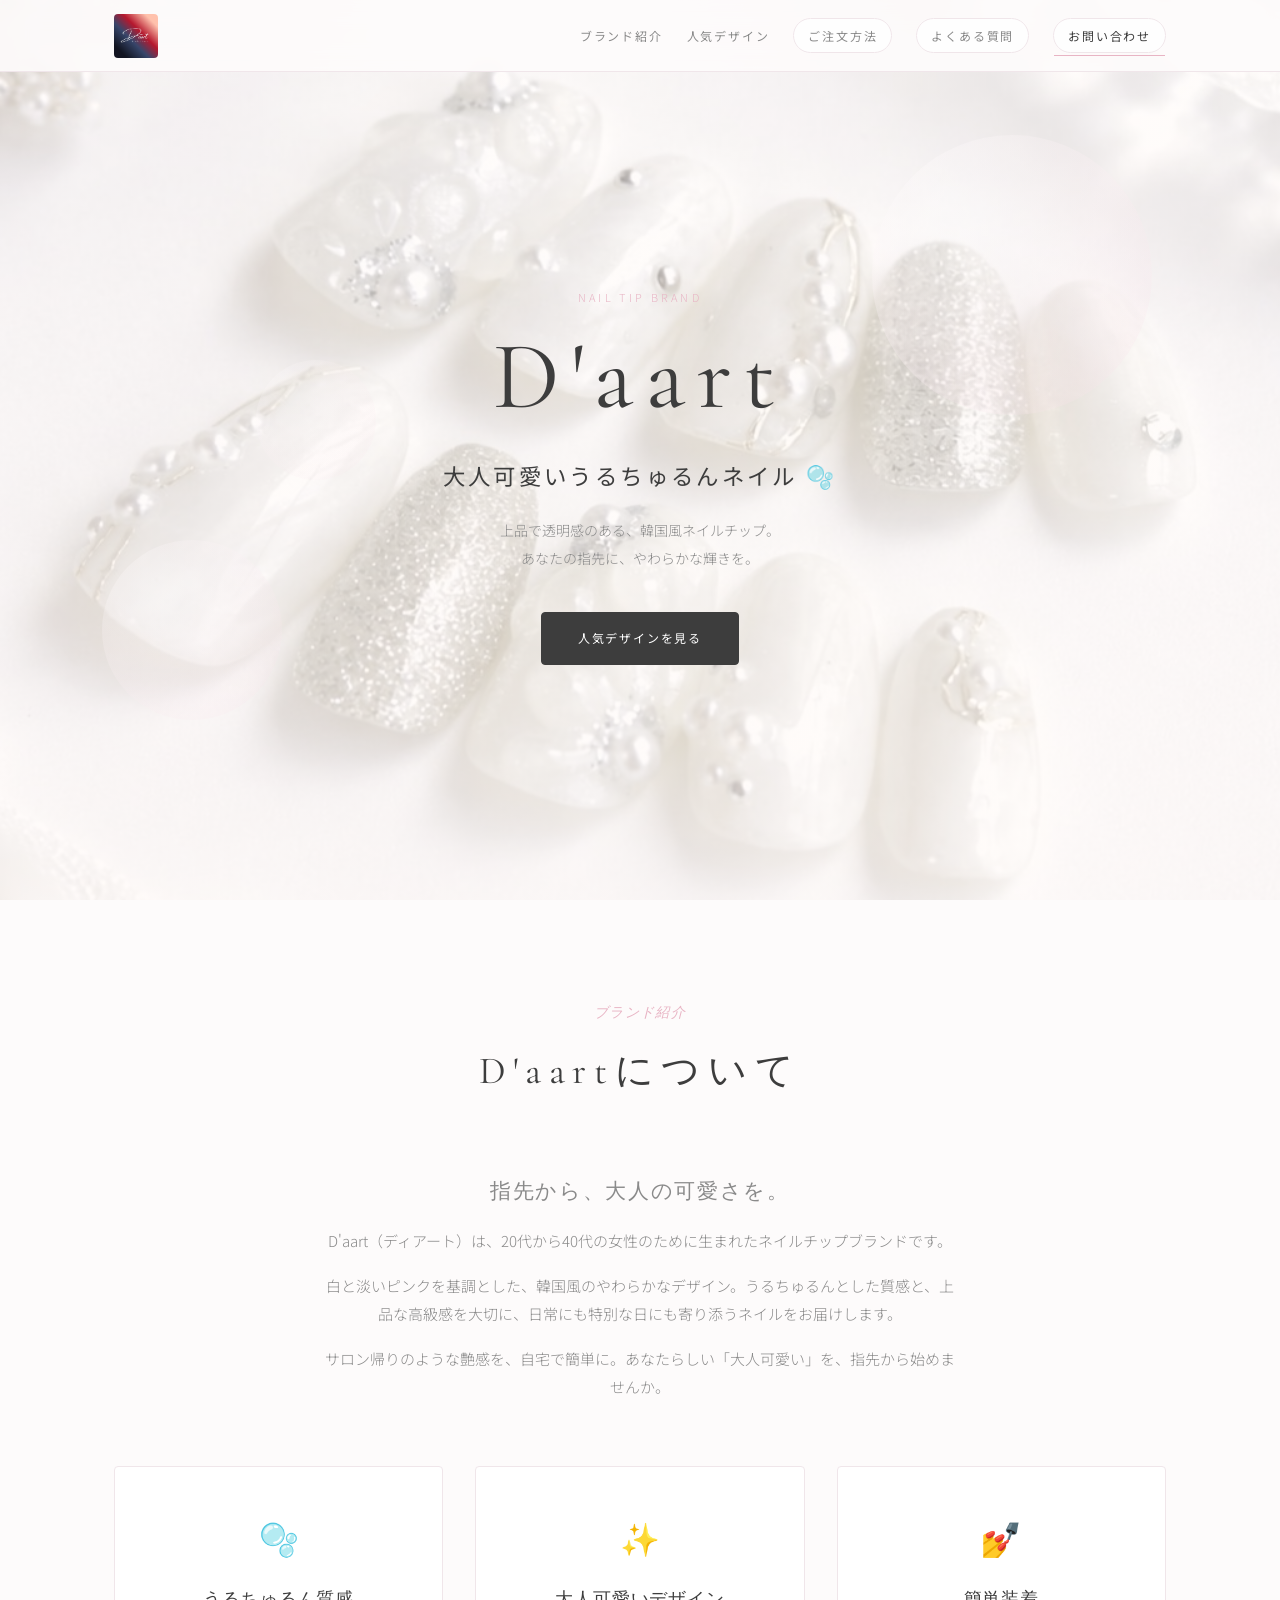
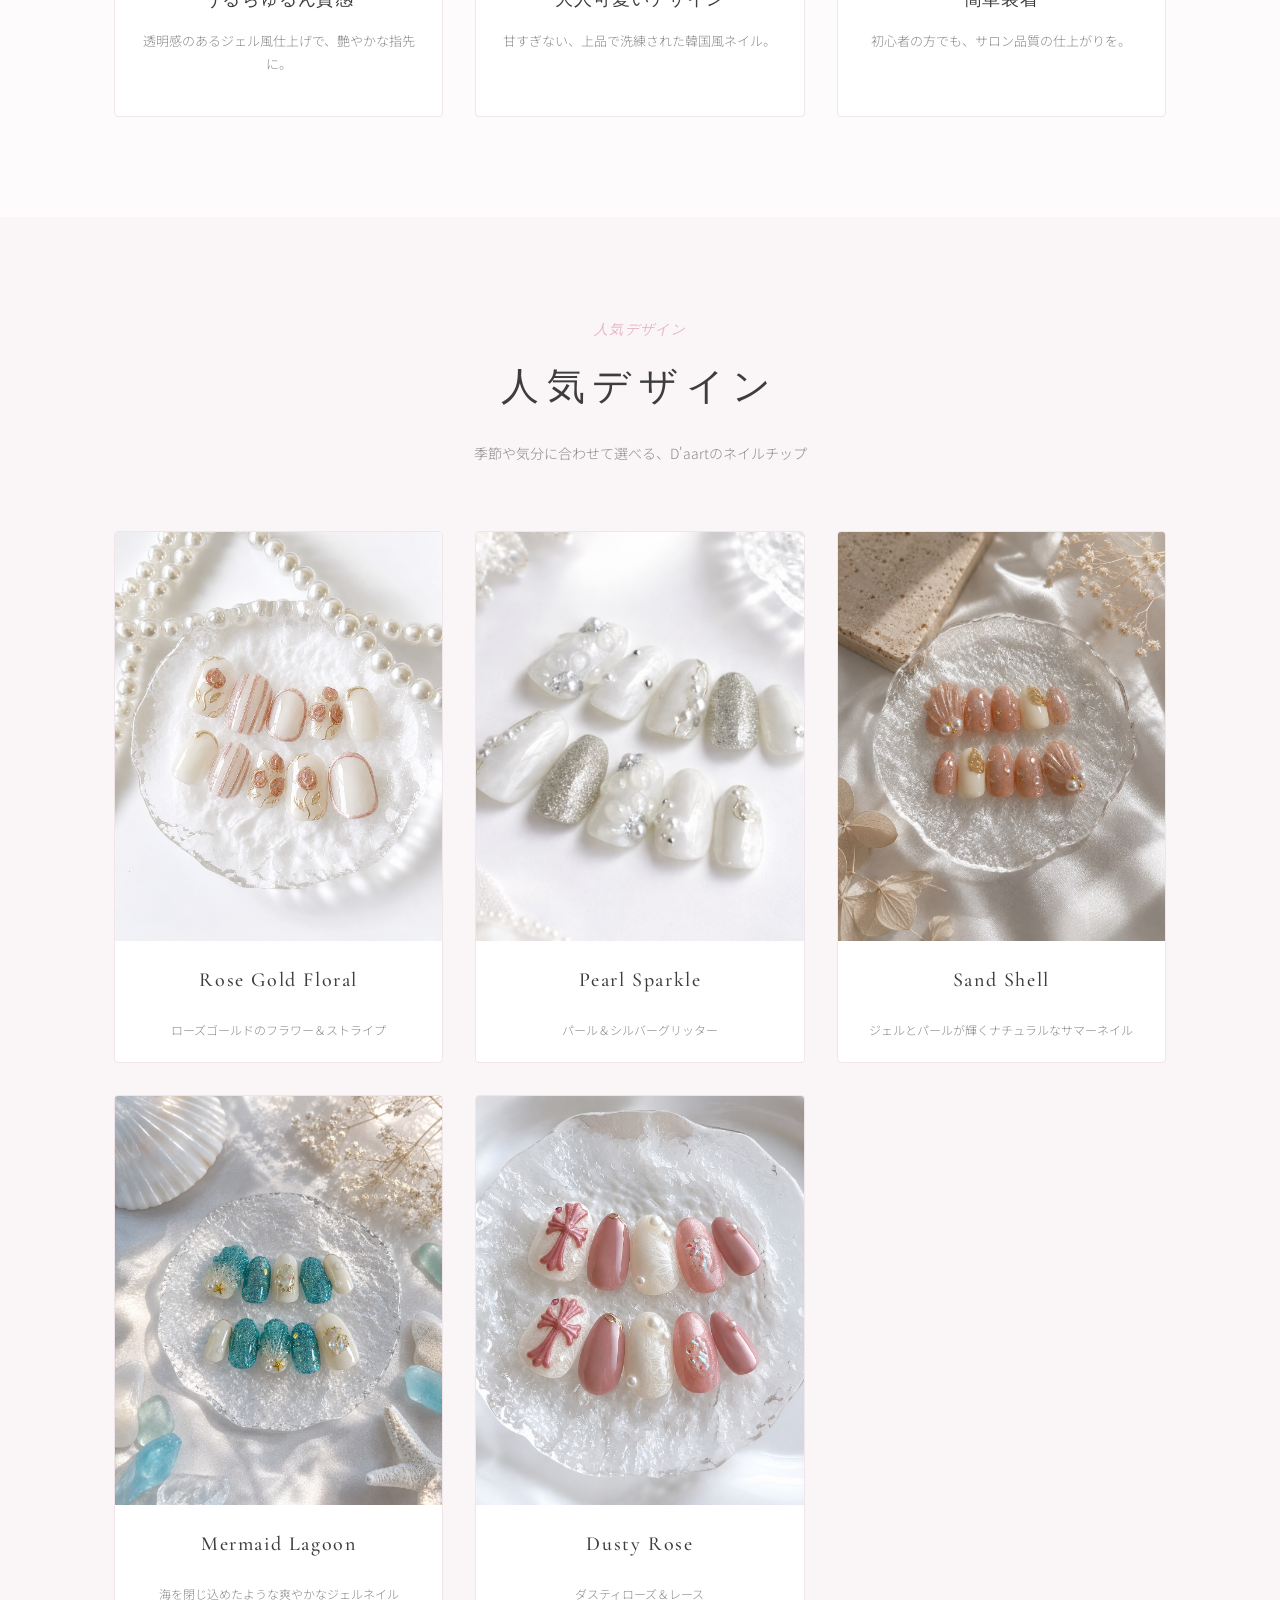
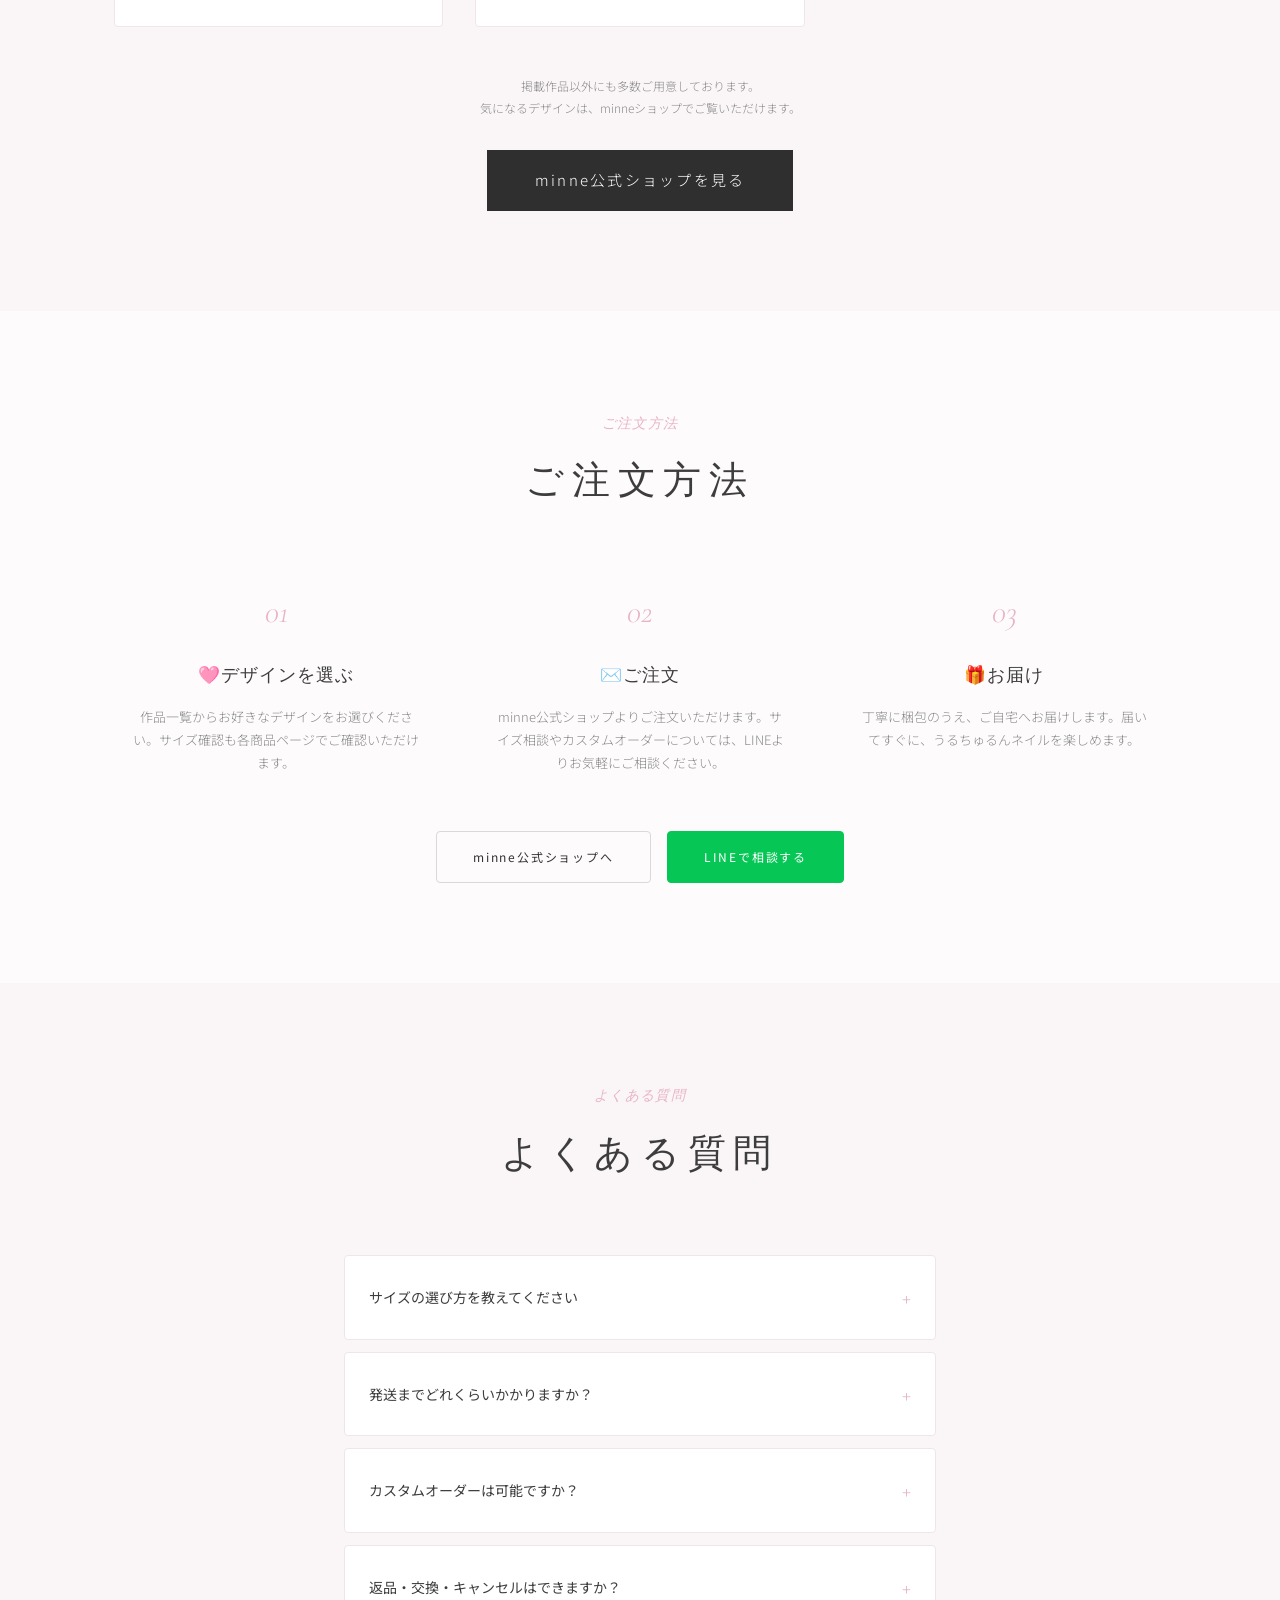
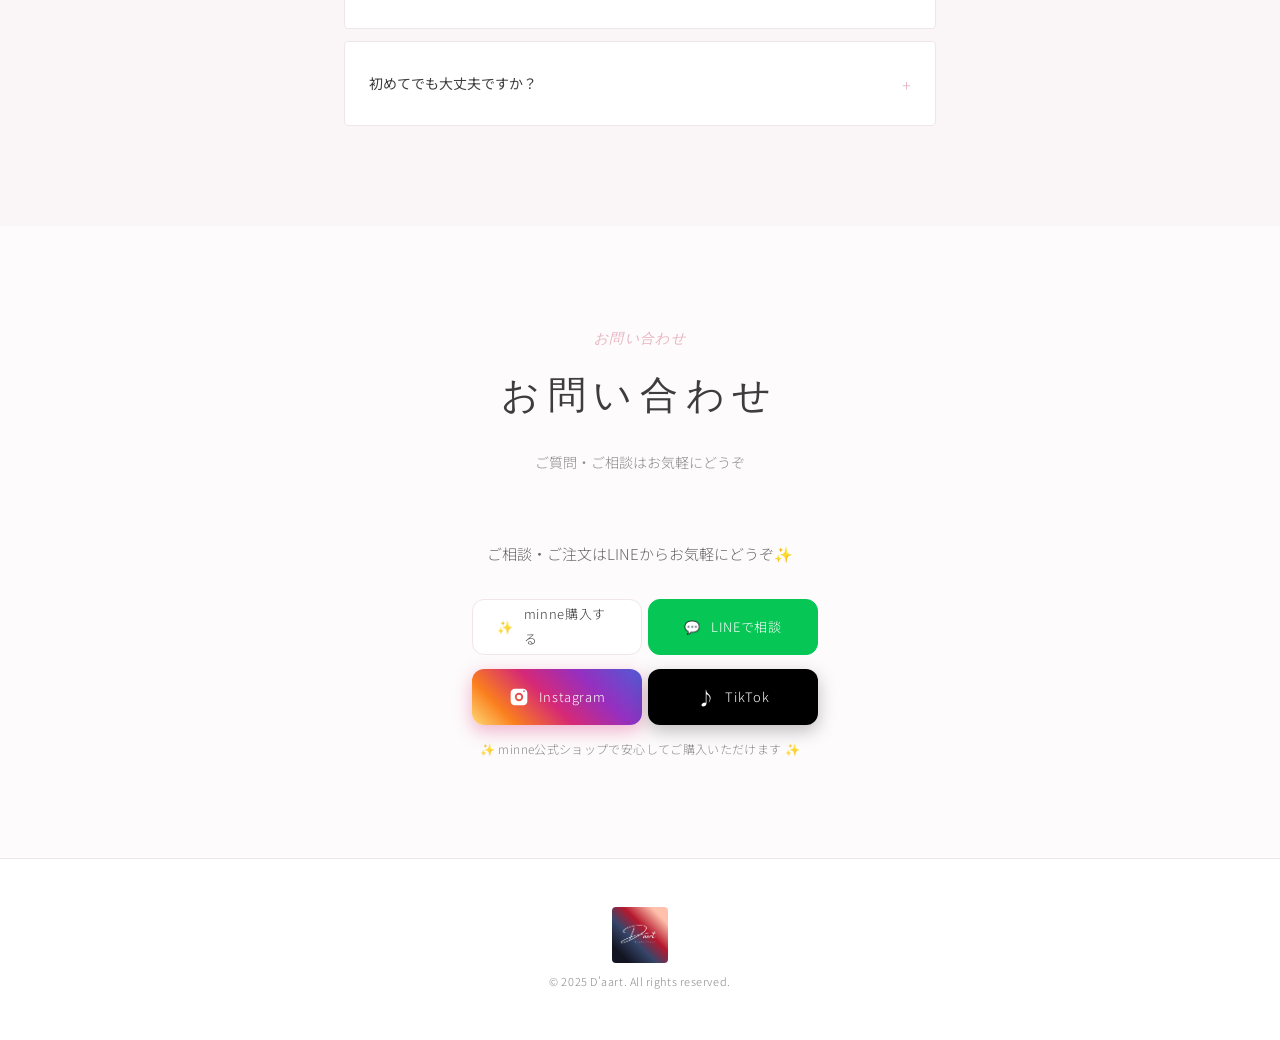
<file: index.html>
<!DOCTYPE html>
<html lang="ja">
<head>
  <meta charset="UTF-8">

  <meta
    name="viewport"
    content="width=device-width, initial-scale=1.0"
  >

 <title>D'aart Nail | 大人可愛い韓国風ネイルチップ</title>
<link rel="canonical" href="https://daart-nail.github.io/daart-homepage/">
  <meta
    name="description"
    content="大人可愛いうるちゅるんネイルチップブランドD'aart。韓国風デザインや上品で透明感のあるネイルチップを販売しています。サイズ相談やカスタムオーダーもLINEから承ります。"
  >

  <meta name="theme-color" content="#f8f3f1">

  <!-- SNSでシェアしたときの表示 -->
  <meta
    property="og:title"
    content="D'aart | 大人可愛いうるちゅるんネイル"
  >

  <meta
    property="og:description"
    content="上品で透明感のある、大人可愛いうるちゅるんネイルチップ。"
  >

  <meta property="og:type" content="website">
  <meta property="og:site_name" content="D'aart">
  <meta property="og:locale" content="ja_JP">

  <!-- X（旧Twitter）でシェアしたときの表示 -->
  <meta name="twitter:card" content="summary_large_image">

  <!-- ブラウザ・スマホ用アイコン -->
  <link
    rel="icon"
    type="image/jpeg"
    href="images/logo.jpg/IMG_2520.JPG"
  >

  <link
    rel="apple-touch-icon"
    href="images/logo.jpg/IMG_2520.JPG"
  >

  <!-- Google Fonts -->
  <link rel="preconnect" href="https://fonts.googleapis.com">

  <link
    rel="preconnect"
    href="https://fonts.gstatic.com"
    crossorigin
  >

  <link
    href="https://fonts.googleapis.com/css2?family=Cormorant+Garamond:ital,wght@0,400;0,500;1,400&family=Noto+Sans+JP:wght@300;400;500&display=swap"
    rel="stylesheet"
  >

  <!-- CSS -->
  <link rel="stylesheet" href="style.css">
</head>
<body>
  <header class="header" id="top">
    <div class="header__inner">
      <a href="#top" class="header__logo">
        <img src="images/logo.jpg/IMG_2520.JPG" alt="D'aart" width="120" height="120">
      </a>
      <button class="header__menu-btn" type="button" aria-label="メニューを開く" aria-expanded="false" aria-controls="nav">
        <span></span>
        <span></span>
        <span></span>
      </button>
      <nav class="header__nav" id="nav" aria-label="メインナビゲーション">
        <ul class="header__nav-list">
          <li><a href="#about">ブランド紹介</a></li>
          <li><a href="#collection">人気デザイン</a></li>
          <li><a href="#order">ご注文方法</a></li>
          <li><a href="#faq">よくある質問</a></li>
          <li><a href="#contact">お問い合わせ</a></li>

</ul>
      </nav>
    </div>
  </header>

  <main>
    <!-- Hero -->
    <section class="hero">
      <div class="hero__content">
        <p class="hero__label">Nail Tip Brand</p>
        <h1 class="hero__title">D'aart</h1>
        <p class="hero__catch">大人可愛い<br class="sp-only">うるちゅるんネイル 🫧</p>
        <p class="hero__desc">上品で透明感のある、韓国風ネイルチップ。<br>あなたの指先に、やわらかな輝きを。</p>
        <a href="#collection" class="btn btn--primary">人気デザインを見る</a>
      </div>
      <div class="hero__visual" aria-hidden="true">
        <div class="hero__bubble hero__bubble--1"></div>
        <div class="hero__bubble hero__bubble--2"></div>
        <div class="hero__bubble hero__bubble--3"></div>
      </div>
    </section>

    <!-- About -->
    <section class="section" id="about">
      <div class="container">
        <div class="section__header">
          <p class="section__label">ブランド紹介</p>
          <h2 class="section__title">D'aartについて</h2>
        </div>
        <div class="about">
          <div class="about__text">
            <p class="about__lead">指先から、大人の可愛さを。</p>
            <p>D'aart（ディアート）は、20代から40代の女性のために生まれたネイルチップブランドです。</p>
            <p>白と淡いピンクを基調とした、韓国風のやわらかなデザイン。うるちゅるんとした質感と、上品な高級感を大切に、日常にも特別な日にも寄り添うネイルをお届けします。</p>
            <p>サロン帰りのような艶感を、自宅で簡単に。あなたらしい「大人可愛い」を、指先から始めませんか。</p>
          </div>
          <div class="about__features">
            <div class="feature-card">
              <span class="feature-card__icon">🫧</span>
              <h3 class="feature-card__title">うるちゅるん質感</h3>
              <p class="feature-card__text">透明感のあるジェル風仕上げで、艶やかな指先に。</p>
            </div>
            <div class="feature-card">
              <span class="feature-card__icon">✨</span>
              <h3 class="feature-card__title">大人可愛いデザイン</h3>
              <p class="feature-card__text">甘すぎない、上品で洗練された韓国風ネイル。</p>
            </div>
            <div class="feature-card">
              <span class="feature-card__icon">💅</span>
              <h3 class="feature-card__title">簡単装着</h3>
              <p class="feature-card__text">初心者の方でも、サロン品質の仕上がりを。</p>
            </div>
          </div>
        </div>
      </div>
    </section>

    <!-- Collection -->
    <section class="section section--alt" id="collection">
      <div class="container">
        <div class="section__header">
          <p class="section__label">人気デザイン</p>
          <h2 class="section__title">人気デザイン</h2>
          <p class="section__subtitle">季節や気分に合わせて選べる、D'aartのネイルチップ</p>
        </div>
        <div class="collection-grid" id="collection-grid">
          <article class="collection-item">
            <div class="collection-item__image">
              <img src="images/collection/IMG_2521.JPG" alt="Rose Gold Floral — ローズゴールドのフラワーネイル" loading="lazy">
            </div>
            <div class="collection-item__info">
              <h3 class="collection-item__name">Rose Gold Floral</h3>
              <p class="collection-item__desc">ローズゴールドのフラワー＆ストライプ</p>
            </div>
          </article>
          <article class="collection-item">
            <div class="collection-item__image">
              <img src="images/collection/IMG_2522.JPG" alt="Pearl Sparkle — パール＆シルバーグリッター" loading="lazy">
            </div>
            <div class="collection-item__info">
              <h3 class="collection-item__name">Pearl Sparkle</h3>
              <p class="collection-item__desc">パール＆シルバーグリッター</p>
            </div>
          </article>
          <article class="collection-item">
            <div class="collection-item__image">
              <img src="images/collection/IMG_2927.JPG" alt="Starry Night — 星屑のマグネットネイル" loading="lazy">
            </div>
            <div class="collection-item__info">
              <h3 class="collection-item__name">Sand Shell</h3>
              <p class="collection-item__desc">ジェルとパールが輝くナチュラルなサマーネイル</p>
            </div>
          </article>
          <article class="collection-item">
            <div class="collection-item__image">
              <img src="images/collection/IMG_2928.JPG" alt="Sage Tweed — セージグリーンのツイード" loading="lazy">
            </div>
            <div class="collection-item__info">
              <h3 class="collection-item__name">Mermaid Lagoon</h3>
              <p class="collection-item__desc">海を閉じ込めたような爽やかなジェルネイル</p>
            </div>
          </article>
          <article class="collection-item">
            <div class="collection-item__image">
              <img src="images/collection/IMG_2525.JPG" alt="Dusty Rose — ダスティローズ＆レース" loading="lazy">
            </div>
            <div class="collection-item__info">
              <h3 class="collection-item__name">Dusty Rose</h3>
              <p class="collection-item__desc">ダスティローズ＆レース</p>
            </div>
          </article>
        </div>
        <p class="collection-note">
  掲載作品以外にも多数ご用意しております。<br>
  気になるデザインは、minneショップでご覧いただけます。
</p>

<div class="collection-more">
  <a
    href="https://minne.com/@akitan13"
    target="_blank"
  >
    minne公式ショップを見る
  </a>
      </div>
    </section>

    <!-- Order -->
    <section class="section" id="order">
      <div class="container">
        <div class="section__header">
          <p class="section__label">ご注文方法</p>
          <h2 class="section__title">ご注文方法</h2>
        </div>
        <div class="order">
          <div class="order__steps">
            <div class="order-step">
              <span class="order-step__num">01</span>
              <h3 class="order-step__title">🩷デザインを選ぶ</h3>
              <p class="order-step__text">作品一覧からお好きなデザインをお選びください。サイズ確認も各商品ページでご確認いただけます。</p>
            </div>
            <div class="order-step">
              <span class="order-step__num">02</span>
              <h3 class="order-step__title">✉️ご注文</h3>
              <p class="order-step__text">minne公式ショップよりご注文いただけます。サイズ相談やカスタムオーダーについては、LINEよりお気軽にご相談ください。</p>
            </div>
            <div class="order-step">
              <span class="order-step__num">03</span>
              <h3 class="order-step__title">🎁お届け</h3>
              <p class="order-step__text">丁寧に梱包のうえ、ご自宅へお届けします。届いてすぐに、うるちゅるんネイルを楽しめます。</p>
            </div>
          </div>
          <div class="order__links">
            <a href="https://minne.com/@akitan13" class="btn btn-outline" target="_blank" rel="noopener noreferrer">minne公式ショップへ</a>
<a href="https://line.me/R/ti/p/@203avimp" class="btn btn-line" target="_blank" rel="noopener noreferrer">LINEで相談する</a>
          </div>
        </div>
      </div>
    </section>

    <!-- FAQ -->
    <section class="section section--alt" id="faq">
      <div class="container container--narrow">
        <div class="section__header">
          <p class="section__label">よくある質問</p>
          <h2 class="section__title">よくある質問</h2>
        </div>
        <div class="faq-list">
          <details class="faq-item">
            <summary class="faq-item__question">サイズの選び方を教えてください</summary>
            <div class="faq-item__answer">
              <p>ご自身で爪のサイズを測っていただき、サイズ表からお選びください。サイズ選びに迷った場合は、LINEよりお気軽にご相談ください。
            </div>
          </details>
          <details class="faq-item">
            <summary class="faq-item__question">発送までどれくらいかかりますか？</summary>
            <div class="faq-item__answer">
              <p>ご入金確認後、通常3〜7日程度で発送しております。ご注文状況により前後する場合がございます。最新の納期は各作品ページまたはLINEよりご確認ください。
最新の納期は各作品ページまたはLINEよりご確認いただけます。</p>
            </div>
          </details>
          <details class="faq-item">
            <summary class="faq-item__question">カスタムオーダーは可能ですか？</summary>
            <div class="faq-item__answer">
              <p>はい、承っております。既存デザインのカラー変更など、ご希望に合わせてご相談いただけます。カスタムオーダーや各種オプションについては、LINEよりお気軽にお問い合わせください。</p>
            </div>
          </details>
          <details class="faq-item">
            <summary class="faq-item__question">返品・交換・キャンセルはできますか？</summary>
            <div class="faq-item__answer">
              <p>お客様都合による返品・交換・キャンセルは、原則としてお受けしておりません。商品に不具合があった場合は、商品到着後3日以内にご連絡ください。</p>
            </div>
          </details>
          <details class="faq-item">
            <summary class="faq-item__question">初めてでも大丈夫ですか？</summary>
            <div class="faq-item__answer">
              <p>初めてネイルチップをご購入される方にも安心してご利用いただけるよう、
サイズ選びから丁寧にサポートしております。
ご不明な点はお気軽にLINEよりご相談ください。</p>
            </div>
          </details>
        </div>
      </div>
    </section>

    <!-- Contact -->
    <section class="section" id="contact">
      <div class="container container--narrow">
        <div class="section__header">
          <p class="section__label">お問い合わせ</p>
          <h2 class="section__title">お問い合わせ</h2>
          <p class="section__subtitle">ご質問・ご相談はお気軽にどうぞ</p>
        </div>
       <p class="contact-lead">
  ご相談・ご注文はLINEからお気軽にどうぞ✨
</p>

  <div class="social-links">

  <a href="https://minne.com/@akitan13" class="social-btn social-btn--minne" target="_blank" rel="noopener noreferrer">
    <span>✨</span>
    minne購入する
  </a>

 <a href="https://line.me/R/ti/p/@203avimp" class="social-btn social-btn--line" target="_blank" rel="noopener noreferrer">
    <span>💬</span>
    LINEで相談
  </a>

  <a href="https://www.instagram.com/d.aart_nail/" class="social-btn social-btn--instagram" target="_blank" rel="noopener noreferrer">
    <svg viewBox="0 0 24 24" aria-hidden="true" width="20" height="20">
      <path fill="currentColor" d="M7 2C4.24 2 2 4.24 2 7v10c0 2.76 2.24 5 5 5h10c2.76 0 5-2.24 5-5V7c0-2.76-2.24-5-5-5H7zm10 2h1c.55 0 1 .45 1 1s-.45 1-1 1-1-.45-1-1 .45-1 1-1zM12 7a5 5 0 110 10 5 5 0 010-10zm0 2.2A2.8 2.8 0 1014.8 12 2.8 2.8 0 0012 9.2z"/>
    </svg>
    Instagram
  </a>

<a href="https://www.tiktok.com/@d.aart_nail?_r=1&_t=ZS-978VbfICpSK"class="social-btn social-btn--tiktok" target="_blank" rel="noopener noreferrer">
  <span class="tiktok-icon">♪</span>
  TikTok
</a>

</div>

<p class="minne-note">
  ✨ minne公式ショップで安心してご購入いただけます ✨
</p>
        </div>
      </div>
    </section>
  </main>

  <footer class="footer">
    <div class="container">
      <p class="footer__logo">
        <img src="images/logo.jpg/IMG_2520.JPG" alt="D'aart" width="100" height="100">
      </p>
      <p class="footer__copy">&copy; 2025 D'aart. All rights reserved.</p>
    </div>
  </footer>

  <script src="script.js"></script>
</body>
</html>
</file>
<file: style.css>
/* ========================================
   D'aart — Nail Tip Brand
   ======================================== */

:root {
  --color-white: #ffffff;
  --color-bg: #fdfbfb;
  --color-bg-alt: #faf6f7;
  --color-pink-light: #fceef2;
  --color-pink: #f5d5df;
  --color-pink-accent: #e8b4c4;
  --color-text: #3d3d3d;
  --color-text-light: #8a8a8a;
  --color-border: #f0e6ea;
  --font-serif: 'Cormorant Garamond', 'Georgia', serif;
  --font-sans: 'Noto Sans JP', 'Hiragino Sans', sans-serif;
  --header-height: 72px;
  --transition: 0.3s ease;
  --radius: 4px;
  --shadow-soft: 0 4px 24px rgba(232, 180, 196, 0.12);
}

*,
*::before,
*::after {
  box-sizing: border-box;
  margin: 0;
  padding: 0;
}

html {
  scroll-behavior: smooth;
  scroll-padding-top: var(--header-height);
}

body {
  font-family: var(--font-sans);
  font-weight: 300;
  font-size: 15px;
  line-height: 1.9;
  color: var(--color-text);
  background-color: var(--color-bg);
  -webkit-font-smoothing: antialiased;
}

img {
  max-width: 100%;
  height: auto;
  display: block;
}

a {
  color: inherit;
  text-decoration: none;
}

ul {
  list-style: none;
}

.sp-only {
  display: none;
}

.container {
  width: 100%;
  max-width: 1100px;
  margin: 0 auto;
  padding: 0 24px;
}

.container--narrow {
  max-width: 640px;
}

/* Header */
.header {
  position: fixed;
  top: 0;
  left: 0;
  right: 0;
  z-index: 1000;
  height: var(--header-height);
  background: rgba(253, 251, 251, 0.92);
  backdrop-filter: blur(12px);
  -webkit-backdrop-filter: blur(12px);
  border-bottom: 1px solid var(--color-border);
  transition: box-shadow var(--transition);
}

.header.is-scrolled {
  box-shadow: var(--shadow-soft);
}

.header__inner {
  display: flex;
  align-items: center;
  justify-content: space-between;
  max-width: 1100px;
  height: 100%;
  margin: 0 auto;
  padding: 0 24px;
}

.header__logo {
  display: block;
  line-height: 0;
}

.header__logo img {
  height: 44px;
  width: auto;
  object-fit: contain;
  border-radius: var(--radius);
}

.header__nav-list {
  display: flex;
  align-items: center;
  gap: 24px;
}

.header__nav-list a {
  font-size: 12px;
  font-weight: 400;
  letter-spacing: 0.15em;
  color: var(--color-text-light);
  transition: color var(--transition);
  position: relative;
}

.header__nav-list li:nth-last-child(-n+3) a {
  padding: 8px 14px;
  border: 1px solid var(--color-border);
  border-radius: 999px;
  background: rgba(255, 255, 255, 0.7);
}

.header__nav-list a::after {
  content: '';
  position: absolute;
  bottom: -4px;
  left: 0;
  width: 0;
  height: 1px;
  background: var(--color-pink-accent);
  transition: width var(--transition);
}

.header__nav-list a:hover,
.header__nav-list a.is-active {
  color: var(--color-text);
}

.header__nav-list a:hover::after,
.header__nav-list a.is-active::after {
  width: 100%;
}

.header__menu-btn {
  display: none;
  flex-direction: column;
  justify-content: center;
  gap: 6px;
  width: 32px;
  height: 32px;
  background: none;
  border: none;
  cursor: pointer;
  padding: 0;
}

.header__menu-btn span {
  display: block;
  width: 100%;
  height: 1px;
  background: var(--color-text);
  transition: transform var(--transition), opacity var(--transition);
}

.header__menu-btn.is-open span:nth-child(1) {
  transform: translateY(7px) rotate(45deg);
}

.header__menu-btn.is-open span:nth-child(2) {
  opacity: 0;
}

.header__menu-btn.is-open span:nth-child(3) {
  transform: translateY(-7px) rotate(-45deg);
}

/* Hero */
.hero {
  position: relative;
  min-height: 100vh;
  display: flex;
  align-items: center;
  justify-content: center;
  padding: calc(var(--header-height) + 60px) 24px 80px;
  overflow: hidden;
  background:
    linear-gradient(rgba(255, 250, 247, 0.55), rgba(255, 250, 247, 0.72)),
    url("images/collection/IMG_2522.JPG") center/cover no-repeat;
}

.hero__content {
  position: relative;
  z-index: 2;
  text-align: center;
  max-width: 560px;
}

.hero__label {
  font-size: 11px;
  letter-spacing: 0.3em;
  text-transform: uppercase;
  color: var(--color-pink-accent);
  margin-bottom: 16px;
}

.hero__title {
  font-family: var(--font-serif);
  font-size: clamp(3.5rem, 10vw, 6rem);
  font-weight: 400;
  letter-spacing: 0.12em;
  line-height: 1.1;
  margin-bottom: 24px;
  color: var(--color-text);
}

.hero__catch {
  font-size: clamp(1.1rem, 3vw, 1.4rem);
  font-weight: 400;
  letter-spacing: 0.15em;
  margin-bottom: 20px;
  color: var(--color-text);
}

.hero__desc {
  font-size: 14px;
  color: var(--color-text-light);
  margin-bottom: 40px;
  line-height: 2;
}

.hero__visual {
  position: absolute;
  inset: 0;
  pointer-events: none;
}

.hero__bubble {
  position: absolute;
  border-radius: 50%;
  background: radial-gradient(circle at 30% 30%, rgba(255,255,255,0.8), rgba(245, 213, 223, 0.4));
  animation: float 8s ease-in-out infinite;
}

.hero__bubble--1 {
  width: 280px;
  height: 280px;
  top: 15%;
  right: 10%;
  opacity: 0.5;
}

.hero__bubble--2 {
  width: 180px;
  height: 180px;
  bottom: 20%;
  left: 8%;
  opacity: 0.4;
  animation-delay: -3s;
}

.hero__bubble--3 {
  width: 120px;
  height: 120px;
  top: 40%;
  left: 20%;
  opacity: 0.3;
  animation-delay: -5s;
}

@keyframes float {
  0%, 100% { transform: translateY(0); }
  50% { transform: translateY(-20px); }
}

/* Buttons */
.btn {
  display: inline-flex;
  align-items: center;
  justify-content: center;
  padding: 14px 36px;
  font-family: var(--font-sans);
  font-size: 12px;
  font-weight: 400;
  letter-spacing: 0.15em;
  border-radius: var(--radius);
  border: 1px solid transparent;
  cursor: pointer;
  transition: all var(--transition);
}

.btn--primary {
  background: var(--color-text);
  color: var(--color-white);
  border-color: var(--color-text);
}

.btn--primary:hover {
  background: transparent;
  color: var(--color-text);
}

.btn--outline {
  background: transparent;
  color: var(--color-text);
  border-color: var(--color-border);
}

.btn--outline:hover {
  border-color: var(--color-pink-accent);
  color: var(--color-pink-accent);
}

.btn--line:hover {
  border-color: #06c755;
  color: #06c755;
}

.btn--full {
  width: 100%;
}

/* Sections */
.section {
  padding: 100px 0;
}

.section--alt {
  background: var(--color-bg-alt);
}

.section__header {
  text-align: center;
  margin-bottom: 64px;
}

.section__label {
  font-family: var(--font-serif);
  font-size: 14px;
  font-style: italic;
  letter-spacing: 0.1em;
  color: var(--color-pink-accent);
  margin-bottom: 8px;
}

.section__title {
  font-family: var(--font-serif);
  font-size: clamp(1.8rem, 4vw, 2.4rem);
  font-weight: 400;
  letter-spacing: 0.2em;
  margin-bottom: 16px;
}

.section__subtitle {
  font-size: 14px;
  color: var(--color-text-light);
}

/* About */
.about__text {
  max-width: 640px;
  margin: 0 auto 64px;
  text-align: center;
}

.about__lead {
  font-family: var(--font-serif);
  font-size: 1.3rem;
  letter-spacing: 0.08em;
  margin-bottom: 24px;
  color: var(--color-text);
}

.about__text p {
  margin-bottom: 16px;
  color: var(--color-text-light);
}

.about__features {
  display: grid;
  grid-template-columns: repeat(3, 1fr);
  gap: 32px;
}

.feature-card {
  text-align: center;
  padding: 40px 24px;
  background: var(--color-white);
  border: 1px solid var(--color-border);
  border-radius: var(--radius);
  transition: box-shadow var(--transition);
}

.feature-card:hover {
  box-shadow: var(--shadow-soft);
}

.feature-card__icon {
  font-size: 2rem;
  display: block;
  margin-bottom: 16px;
}

.feature-card__title {
  font-family: var(--font-serif);
  font-size: 1.1rem;
  font-weight: 500;
  letter-spacing: 0.05em;
  margin-bottom: 12px;
}

.feature-card__text {
  font-size: 13px;
  color: var(--color-text-light);
  line-height: 1.8;
}

/* Collection */
.collection-grid {
  display: grid;
  grid-template-columns: repeat(3, 1fr);
  gap: 32px;
}

.collection-item {
  background: var(--color-white);
  border-radius: var(--radius);
  overflow: hidden;
  border: 1px solid var(--color-border);
  transition: transform var(--transition), box-shadow var(--transition);
}

.collection-item:hover {
  transform: translateY(-4px);
  box-shadow: var(--shadow-soft);
}

.collection-item__image {
  aspect-ratio: 4 / 5;
  overflow: hidden;
  background: var(--color-pink-light);
}

.collection-item__image img {
  width: 100%;
  height: 100%;
  object-fit: cover;
  transition: transform 0.6s ease;
}

.collection-item:hover .collection-item__image img {
  transform: scale(1.05);
}

.collection-item__info {
  padding: 20px 24px;
  text-align: center;
}

.collection-item__name {
  font-family: var(--font-serif);
  font-size: 1.25rem;
  font-weight: 500;
  letter-spacing: 0.08em;
  margin-bottom: 20px;
}

.collection-item__desc {
  font-size: 12px;
  color: var(--color-text-light);
}

.collection-note {
  text-align: center;
  font-size: 12px;
  color: var(--color-text-light);
  margin-top: 48px;
}

/* Order */
.order__steps {
  display: grid;
  grid-template-columns: repeat(3, 1fr);
  gap: 40px;
  margin-bottom: 56px;
}

.order-step {
  text-align: center;
  padding: 0 16px;
}

.order-step__num {
  font-family: var(--font-serif);
  font-size: 2rem;
  font-style: italic;
  color: var(--color-pink-accent);
  display: block;
  margin-bottom: 16px;
}

.order-step__title {
  font-family: var(--font-serif);
  font-size: 1.1rem;
  font-weight: 500;
  letter-spacing: 0.05em;
  margin-bottom: 12px;
}

.order-step__text {
  font-size: 13px;
  color: var(--color-text-light);
  line-height: 1.8;
}

.order__links {
  display: flex;
  justify-content: center;
  gap: 16px;
  flex-wrap: wrap;
}

/* FAQ */
.faq-list {
  display: flex;
  flex-direction: column;
  gap: 12px;
}

.faq-item {
  background: var(--color-white);
  border: 1px solid var(--color-border);
  border-radius: var(--radius);
  overflow: hidden;
}

.faq-item__question {
  padding: 20px 24px;
  font-size: 14px;
  font-weight: 400;
  cursor: pointer;
  list-style: none;
  display: flex;
  align-items: center;
  justify-content: space-between;
  gap: 16px;
  transition: color var(--transition);
}

.faq-item__question::-webkit-details-marker {
  display: none;
}

.faq-item__question::after {
  content: '+';
  font-family: var(--font-serif);
  font-size: 1.4rem;
  color: var(--color-pink-accent);
  flex-shrink: 0;
  transition: transform var(--transition);
}

.faq-item[open] .faq-item__question::after {
  transform: rotate(45deg);
}

.faq-item__question:hover {
  color: var(--color-pink-accent);
}

.faq-item__answer {
  padding: 0 24px 20px;
}

.faq-item__answer p {
  font-size: 13px;
  color: var(--color-text-light);
  line-height: 1.9;
}

/* Contact Form */
.contact-form {
  margin-bottom: 56px;
}

.form-group {
  margin-bottom: 24px;
}

.form-label {
  display: block;
  font-size: 13px;
  letter-spacing: 0.05em;
  margin-bottom: 8px;
}

.required {
  color: var(--color-pink-accent);
}

.form-input,
.form-textarea {
  width: 100%;
  padding: 14px 16px;
  font-family: var(--font-sans);
  font-size: 14px;
  font-weight: 300;
  color: var(--color-text);
  background: var(--color-white);
  border: 1px solid var(--color-border);
  border-radius: var(--radius);
  transition: border-color var(--transition);
  outline: none;
}

.form-input:focus,
.form-textarea:focus {
  border-color: var(--color-pink-accent);
}

.form-textarea {
  resize: vertical;
  min-height: 140px;
}

.form-note {
  text-align: center;
  font-size: 13px;
  margin-top: 16px;
  min-height: 1.5em;
}

.form-note.is-success {
  color: #6b9e78;
}

.form-note.is-error {
  color: #c47070;
}

.contact-lead {
  text-align: center;
  margin: 24px 0 32px;
  color: #666;
  font-size: 15px;
  line-height: 1.8;
}

.social-links {
  display: grid;
  grid-template-columns: repeat(2, 160px);
  justify-content: center;
  gap: 14px 16px;
}

.social-btn {
  display: inline-flex;
  align-items: center;
  justify-content: center;
  gap: 10px;
  padding: 14px 24px;
  height: 56px;
  box-sizing: border-box;
  min-width: 170px;
  font-size: 13px;
  letter-spacing: 0.05em;
  border: 1px solid var(--color-border);
  border-radius: 12px;
  background: var(--color-white);
  color: var(--color-text);
  text-decoration: none;
  transition: all var(--transition);
}

.social-btn svg {
  width: 20px;
  height: 20px;
  fill: currentColor;
}

.social-btn--instagram {
  background: linear-gradient(
    45deg,
    #feda75 0%,
    #fa7e1e 20%,
    #d62976 45%,
    #962fbf 70%,
    #4f5bd5 100%
  );
  border: none;
  color: #ffffff;
  box-shadow: 0 6px 18px rgba(214, 41, 118, 0.35);
}

.social-btn--instagram svg {
  fill: #ffffff;
}

.social-btn--instagram:hover {
  background: linear-gradient(
    45deg,
    #fcb045 0%,
    #fd1d1d 35%,
    #c13584 65%,
    #405de6 100%
  );
  color: #ffffff;
  transform: translateY(-2px);
  box-shadow: 0 10px 24px rgba(214, 41, 118, 0.45);
}

.social-btn--tiktok {
  background: #000000;
  color: #ffffff;
  border: none;
  box-shadow: 0 6px 18px rgba(0, 0, 0, 0.25);
}

.social-btn--tiktok:hover {
  background: #111111;
  color: #ffffff;
  transform: translateY(-2px);
  box-shadow: 0 10px 24px rgba(0, 0, 0, 0.35);
}

.tiktok-icon {
  color: #ffffff;
  font-size: 18px;
  font-weight: 700;
  line-height: 1;
}
.social-btn--line {
  background: #06C755;
  color: #ffffff;
  border-color: #06C755;
}

.social-btn--line:hover {
  background: #05b34d;
  border-color: #05b34d;
  color: #ffffff;
  transform: translateY(-2px);
}

.social-btn--minne:hover {
  border-color: #e8618c;
  color: #e8618c;
}

/* Footer */
.footer {
  padding: 48px 0;
  text-align: center;
  border-top: 1px solid var(--color-border);
  background: var(--color-white);
}

.footer__logo {
  margin-bottom: 8px;
}

.footer__logo img {
  height: 56px;
  width: auto;
  object-fit: contain;
  border-radius: var(--radius);
  margin: 0 auto;
}

.footer__copy {
  font-size: 11px;
  color: var(--color-text-light);
  letter-spacing: 0.05em;
}

/* Responsive */
@media (max-width: 900px) {
  .about__features,
  .collection-grid,
  .order__steps {
    grid-template-columns: repeat(2, 1fr);
  }
}

@media (max-width: 768px) {
  :root {
    --header-height: 64px;
  }

  .sp-only {
    display: inline;
  }

  .header__menu-btn {
    display: flex;
  }

  .header__nav {
    position: fixed;
    top: var(--header-height);
    left: 0;
    right: 0;
    background: rgba(253, 251, 251, 0.98);
    backdrop-filter: blur(12px);
    -webkit-backdrop-filter: blur(12px);
    border-bottom: 1px solid var(--color-border);
    padding: 24px;
    transform: translateY(-100%);
    opacity: 0;
    visibility: hidden;
    transition: transform var(--transition), opacity var(--transition), visibility var(--transition);
  }

  .header__nav.is-open {
    transform: translateY(0);
    opacity: 1;
    visibility: visible;
  }

  .header__nav-list {
    flex-direction: column;
    gap: 20px;
    align-items: center;
  }

  .header__nav-list a {
    font-size: 13px;
  }

  .section {
    padding: 72px 0;
  }

  .section__header {
    margin-bottom: 48px;
  }

  .hero {
    min-height: 90vh;
    padding-bottom: 60px;
  }

  .hero__bubble--1 {
    width: 180px;
    height: 180px;
  }

  .hero__bubble--2 {
    width: 120px;
    height: 120px;
  }

  .hero__bubble--3 {
    display: none;
  }

  .about__features,
  .collection-grid,
  .order__steps {
    grid-template-columns: 1fr;
    gap: 24px;
  }

  .feature-card {
    padding: 32px 24px;
  }

  .order__links,
  .social-links {
    flex-direction: column;
    align-items: stretch;
  }

  .order__links .btn,
  .social-btn {
    justify-content: center;
  }
}

@media (max-width: 480px) {
  .container {
    padding: 0 20px;
  }

  .hero__title {
    letter-spacing: 0.08em;
  }

  .section__title {
    letter-spacing: 0.15em;
  }
}
.collection-more {
  text-align: center;
  margin-top: 30px;
}

.collection-more a {
  display: inline-block;
  padding: 16px 48px;
  background-color: #2f2f2f;
  color: #ffffff;
  text-decoration: none;
  letter-spacing: 0.15em;
  transition: 0.3s;
}

.collection-more a:hover {
  opacity: 0.8;
}

.order__links a.btn-outline {
  background-color: transparent;
  border: 1px solid #d9d9d9;
  color: #333333;
}

.order__links a.btn-outline:hover {
  background-color: #f5f5f5;
  border-color: #cccccc;
  color: #333333;
}

.order__links a.btn-line {
  background-color: #06C755;
  border-color: #06C755;
  color: #ffffff;
}

.order__links a.btn-line:hover {
  background-color: #05B34D;
  border-color: #05B34D;
  color: #ffffff;
}

.minne-cta {
  display: flex;
  flex-direction: column;
  align-items: center;
}

.minne-note {
  width: 100%;
  margin-top: 14px;
  text-align: center;
  font-size: 12px;
  color: #8a8a8a;
  line-height: 1.6;
  letter-spacing: 0.03em;
}

@media (max-width: 768px) {
  section {
    scroll-margin-top: 80px;
  }
}
</file>
